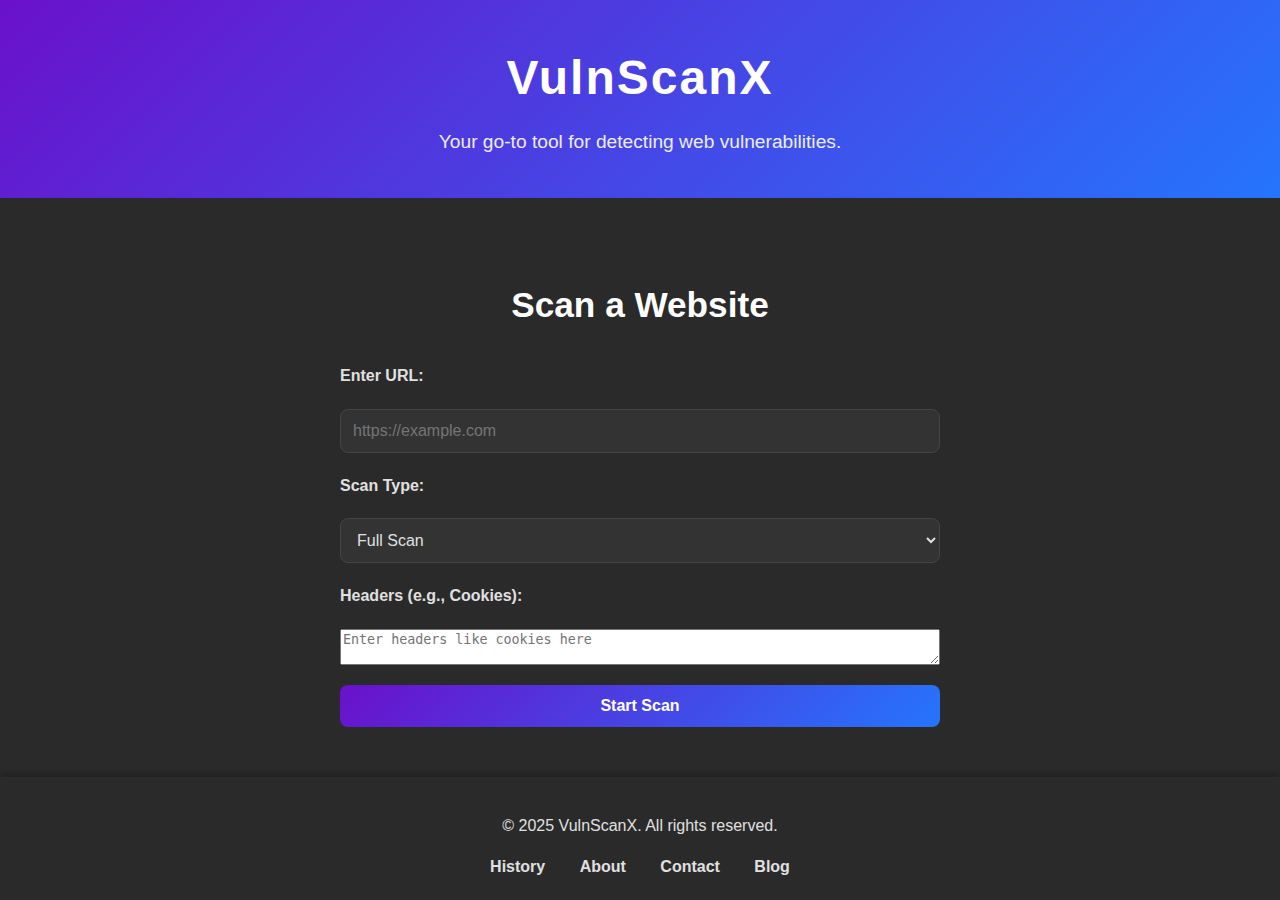
<file: templates/index.html>
<!DOCTYPE html>
<html lang="en">
<head>
  <meta charset="UTF-8">
  <meta name="viewport" content="width=device-width, initial-scale=1.0">
  <title>VulnScanX - Web Vulnerability Scanner</title>
  <link rel="stylesheet" href="../static/css/style.css">
</head>
<body>
  <!-- Header -->
  <header>
    <div class="container">
      <h1>VulnScanX</h1>
      <p>Your go-to tool for detecting web vulnerabilities.</p>
    </div>
  </header>

  <!-- Input Section -->
  <section class="input-section">
    <div class="container">
      <h2>Scan a Website</h2>
      <form id="scan-form">
        <label for="url">Enter URL:</label>
        <input type="url" id="url" name="url" placeholder="https://example.com" required>
        
        <label for="scan-type">Scan Type:</label>
        <select id="scan-type" name="scan-type" onchange="toggleCustomOptions()">
          <option value="full">Full Scan</option>
          <option value="custom">Custom Scan</option>
        </select>

        <!-- Custom Scan Options -->
        <div id="custom-scan-options" style="display: none;">
          <label>Custom Scan Options:</label>
          <div class="custom-scan-columns">
            <!-- Left Column -->
            <div class="column">
              <div>
                <input type="checkbox" id="subdomain-enum" name="subdomain-enum">
                <label for="subdomain-enum">Subdomain Enumeration</label>
              </div>
              <div>
                <input type="checkbox" id="crawling" name="crawling">
                <label for="crawling">Crawling</label>
              </div>
              <div>
                <input type="checkbox" id="xss" name="xss">
                <label for="xss">XSS</label>
              </div>
            </div>
            <!-- Right Column -->
            <div class="column">
              <div>
                <input type="checkbox" id="sql-injection" name="sql-injection">
                <label for="sql-injection">SQL Injection</label>
              </div>
              <div>
                <input type="checkbox" id="command-injection" name="command-injection">
                <label for="command-injection">Command Injection</label>
              </div>
            </div>
          </div>
        </div>

        <!-- Headers Input -->
        <label for="headers">Headers (e.g., Cookies):</label>
        <textarea id="headers" name="headers" placeholder="Enter headers like cookies here"></textarea>

        <button type="submit">Start Scan</button>
      </form>
    </div>
  </section>

  <!-- Footer -->
  <footer>
    <div class="container">
      <p>&copy; 2025 VulnScanX. All rights reserved.</p>
      <nav>
        <a href="history">History</a>
        <a href="#">About</a>
        <a href="#">Contact</a>
        <a href="blog">Blog</a>
      </nav>
    </div>
  </footer>

  <script>
    function toggleCustomOptions() {
      const scanType = document.getElementById('scan-type').value;
      const customOptions = document.getElementById('custom-scan-options');

      if (scanType === 'custom') {
        customOptions.style.display = 'block';
      } else {
        customOptions.style.display = 'none';
      }
    }
  </script>
  <script src="../static/js/script.js"></script>
</body>
</html>
</file>
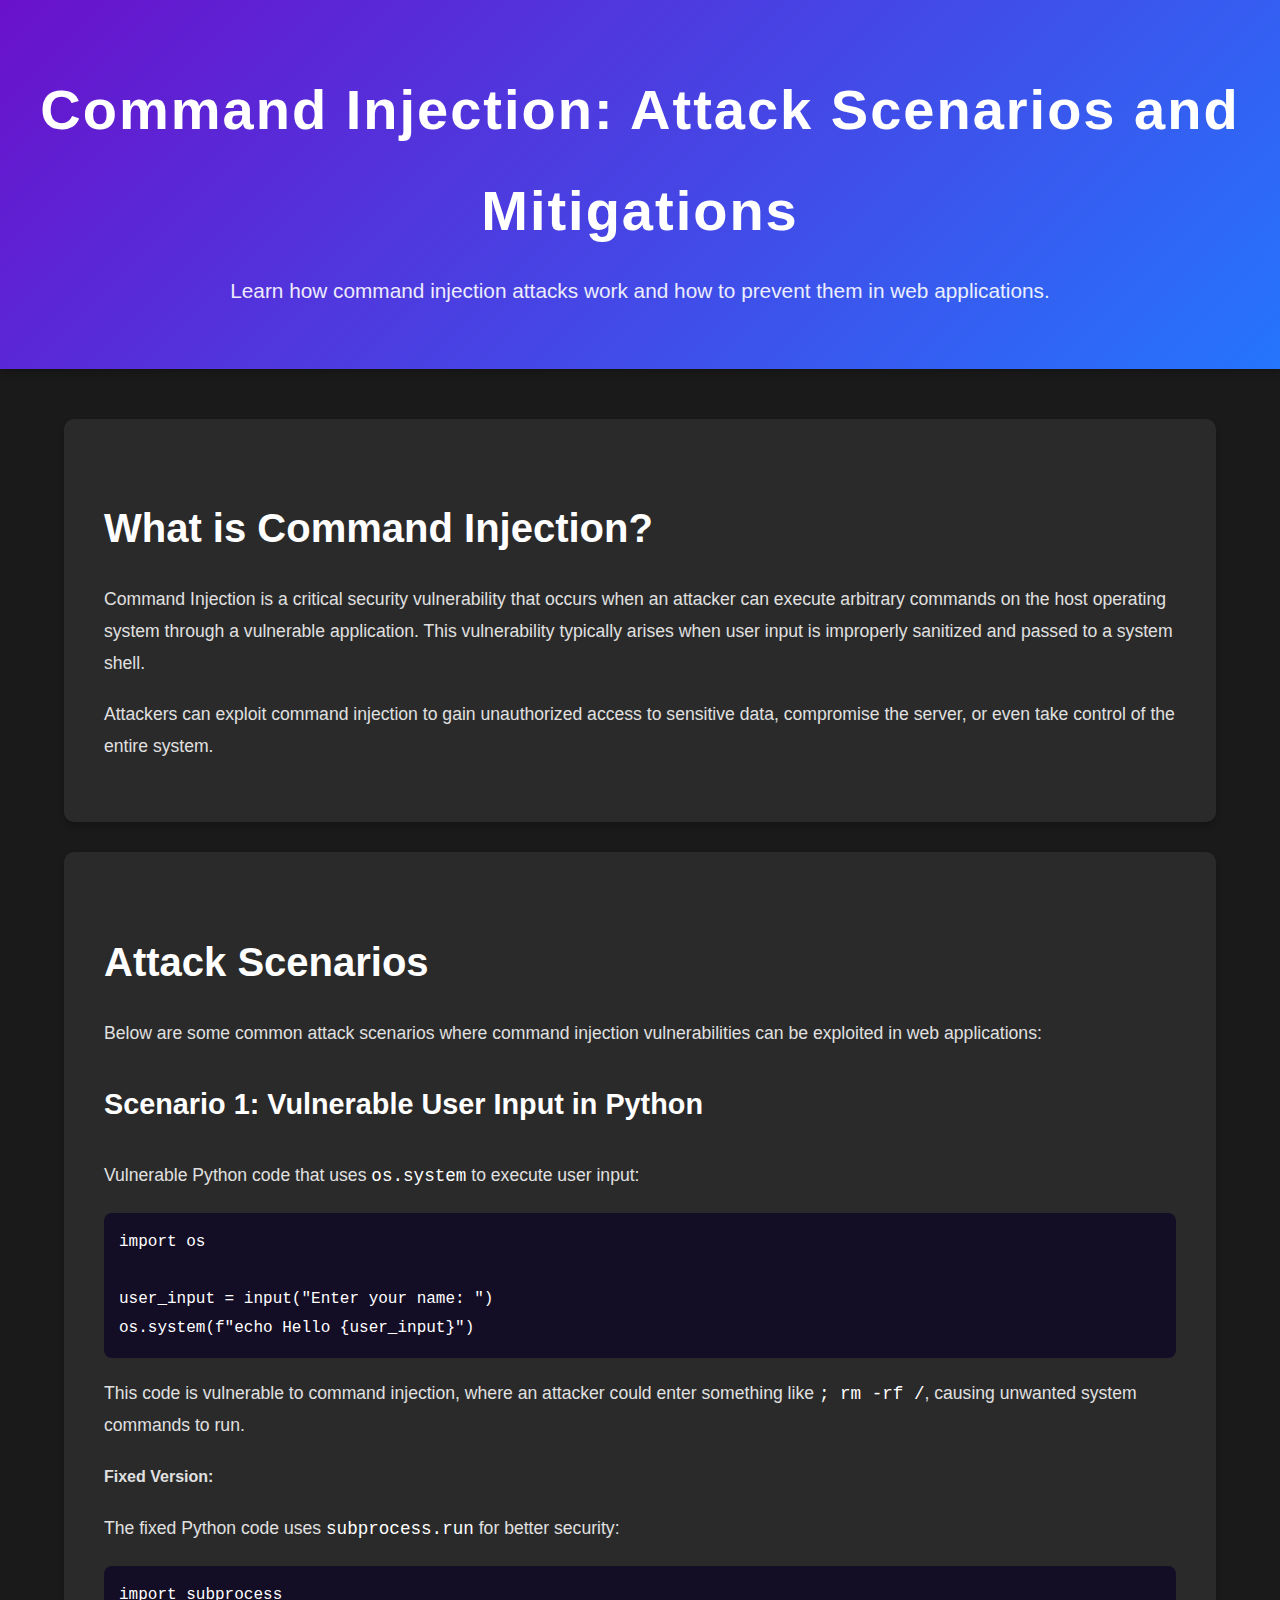
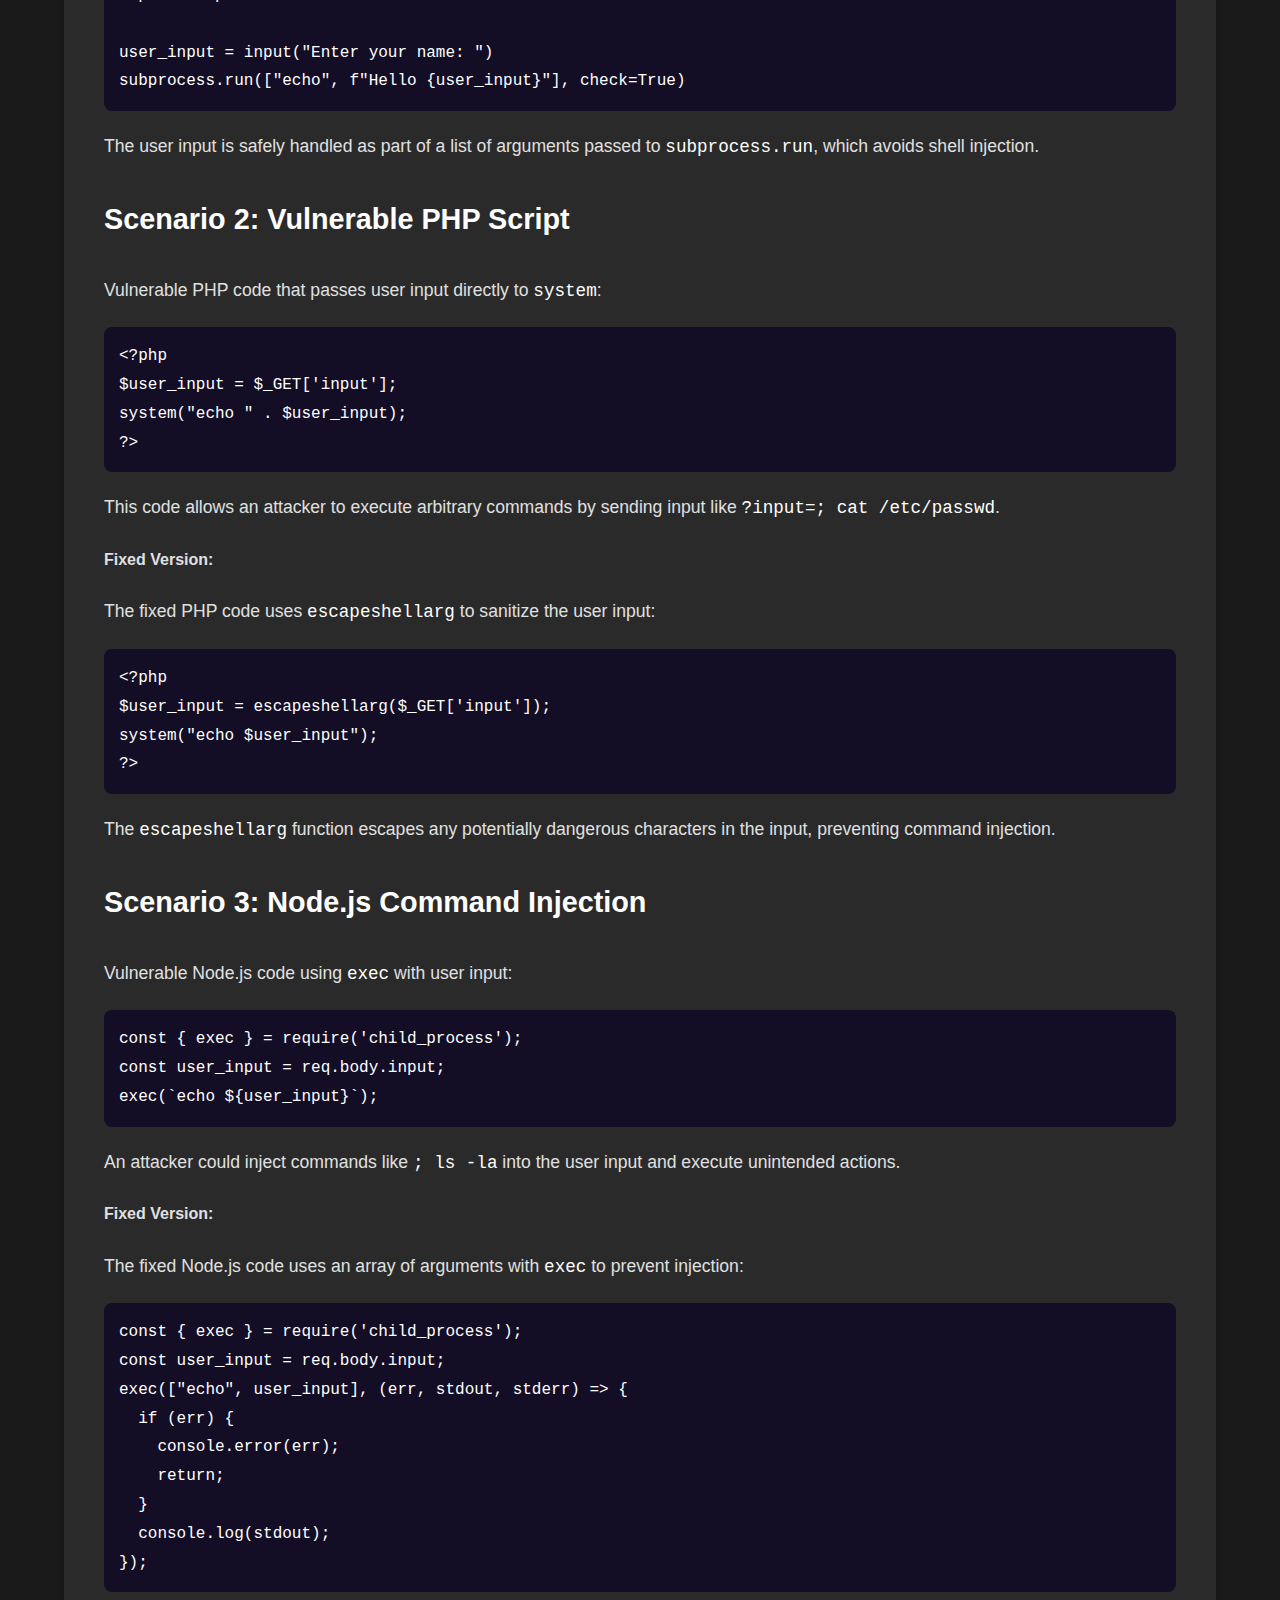
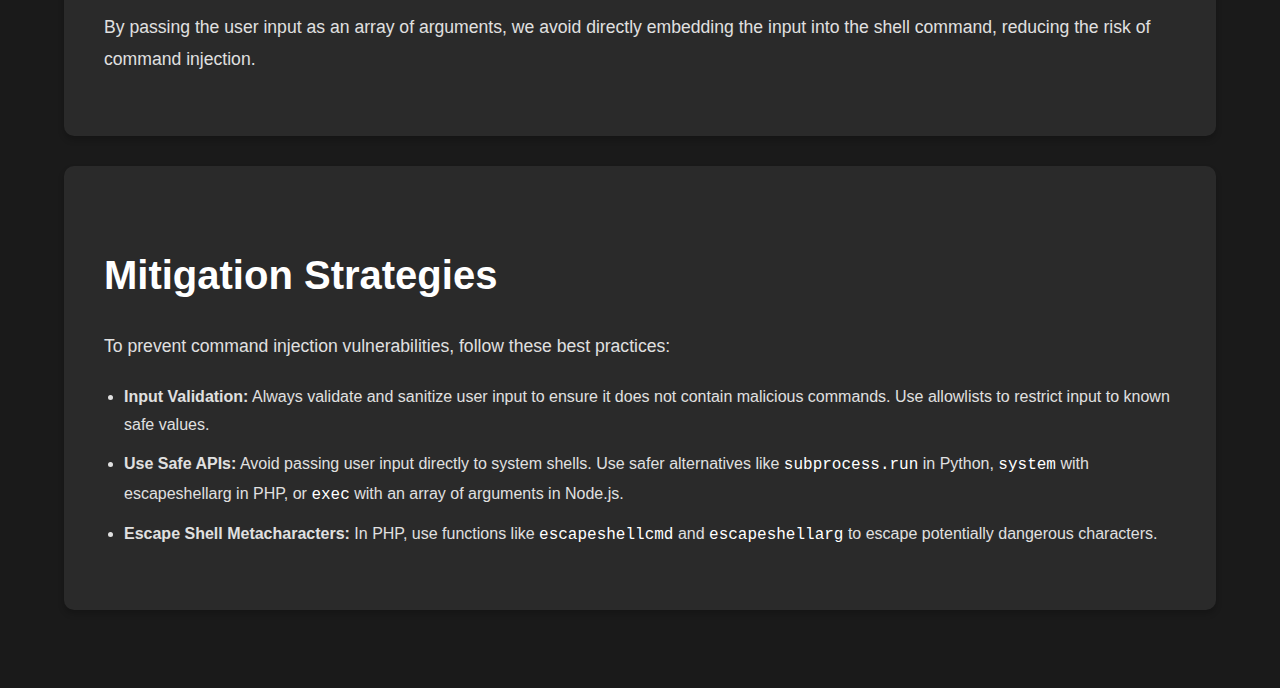
<file: templates/command-injection.html>
<!DOCTYPE html>
<html lang="en">
<head>
  <meta charset="UTF-8">
  <meta name="viewport" content="width=device-width, initial-scale=1.0">
  <title>Command Injection: Attack Scenarios and Mitigations</title>
  <link rel="stylesheet" href="../static/css/code.css">
</head>
<body>
  <header>
    <h1>Command Injection: Attack Scenarios and Mitigations</h1>
    <p>Learn how command injection attacks work and how to prevent them in web applications.</p>
  </header>

  <div class="container">
    <section class="section">
      <h2>What is Command Injection?</h2>
      <p>
        Command Injection is a critical security vulnerability that occurs when an attacker can execute arbitrary commands on the host operating system through a vulnerable application. This vulnerability typically arises when user input is improperly sanitized and passed to a system shell.
      </p>
      <p>
        Attackers can exploit command injection to gain unauthorized access to sensitive data, compromise the server, or even take control of the entire system.
      </p>
    </section>

    <section class="section">
      <h2>Attack Scenarios</h2>
      <p>
        Below are some common attack scenarios where command injection vulnerabilities can be exploited in web applications:
      </p>

      <h3>Scenario 1: Vulnerable User Input in Python</h3>
      <p>
        Vulnerable Python code that uses <code>os.system</code> to execute user input:
      </p>
      <pre><code>import os

user_input = input("Enter your name: ")
os.system(f"echo Hello {user_input}")</code></pre>
      <p>
        This code is vulnerable to command injection, where an attacker could enter something like <code>; rm -rf /</code>, causing unwanted system commands to run.
      </p>
      
      <h4>Fixed Version:</h4>
      <p>
        The fixed Python code uses <code>subprocess.run</code> for better security:
      </p>
      <pre><code>import subprocess

user_input = input("Enter your name: ")
subprocess.run(["echo", f"Hello {user_input}"], check=True)</code></pre>
      <p>
        The user input is safely handled as part of a list of arguments passed to <code>subprocess.run</code>, which avoids shell injection.
      </p>

      <h3>Scenario 2: Vulnerable PHP Script</h3>
      <p>
        Vulnerable PHP code that passes user input directly to <code>system</code>:
      </p>
      <pre><code>&lt;?php
$user_input = $_GET['input'];
system("echo " . $user_input);
?&gt;</code></pre>
      <p>
        This code allows an attacker to execute arbitrary commands by sending input like <code>?input=; cat /etc/passwd</code>.
      </p>
      
      <h4>Fixed Version:</h4>
      <p>
        The fixed PHP code uses <code>escapeshellarg</code> to sanitize the user input:
      </p>
      <pre><code>&lt;?php
$user_input = escapeshellarg($_GET['input']);
system("echo $user_input");
?&gt;</code></pre>
      <p>
        The <code>escapeshellarg</code> function escapes any potentially dangerous characters in the input, preventing command injection.
      </p>

      <h3>Scenario 3: Node.js Command Injection</h3>
      <p>
        Vulnerable Node.js code using <code>exec</code> with user input:
      </p>
      <pre><code>const { exec } = require('child_process');
const user_input = req.body.input;
exec(`echo ${user_input}`);</code></pre>
      <p>
        An attacker could inject commands like <code>; ls -la</code> into the user input and execute unintended actions.
      </p>
      
      <h4>Fixed Version:</h4>
      <p>
        The fixed Node.js code uses an array of arguments with <code>exec</code> to prevent injection:
      </p>
      <pre><code>const { exec } = require('child_process');
const user_input = req.body.input;
exec(["echo", user_input], (err, stdout, stderr) => {
  if (err) {
    console.error(err);
    return;
  }
  console.log(stdout);
});</code></pre>
      <p>
        By passing the user input as an array of arguments, we avoid directly embedding the input into the shell command, reducing the risk of command injection.
      </p>
    </section>

    <section class="section">
      <h2>Mitigation Strategies</h2>
      <p>
        To prevent command injection vulnerabilities, follow these best practices:
      </p>
      <ul>
        <li><strong>Input Validation:</strong> Always validate and sanitize user input to ensure it does not contain malicious commands. Use allowlists to restrict input to known safe values.</li>
        <li><strong>Use Safe APIs:</strong> Avoid passing user input directly to system shells. Use safer alternatives like <code>subprocess.run</code> in Python, <code>system</code> with escapeshellarg in PHP, or <code>exec</code> with an array of arguments in Node.js.</li>
        <li><strong>Escape Shell Metacharacters:</strong> In PHP, use functions like <code>escapeshellcmd</code> and <code>escapeshellarg</code> to escape potentially dangerous characters.</li>
      </ul>
    </section>
  </div>
</body>
</html>
</file>
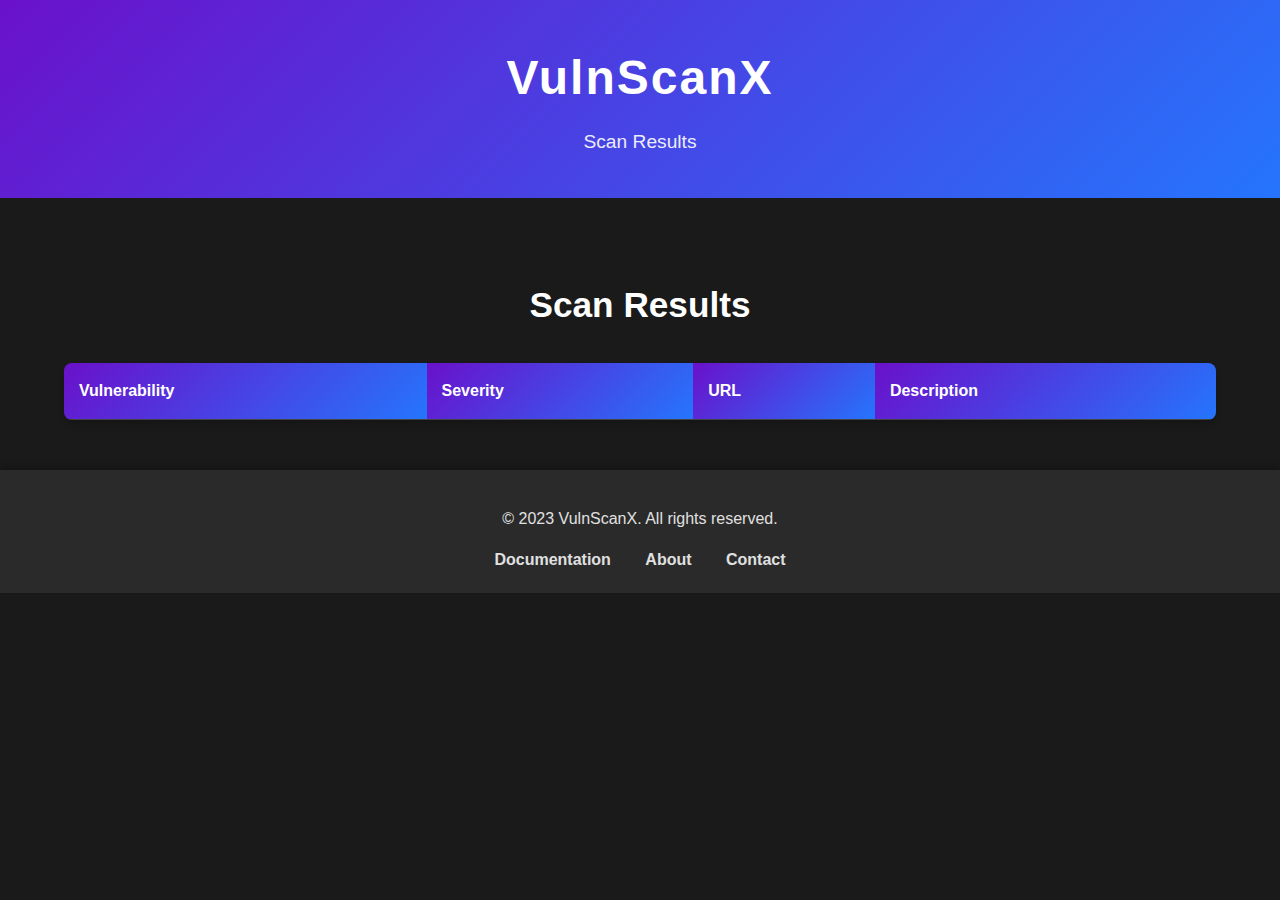
<file: templates/results.html>
<!DOCTYPE html>
<html lang="en">
<head>
  <meta charset="UTF-8">
  <meta name="viewport" content="width=device-width, initial-scale=1.0">
  <title>Scan Results - VulnScanX</title>
  <link rel="stylesheet" href="../static/css/style.css"> <!-- Link to the CSS file -->
</head>
<body>
  <!-- Header -->
  <header>
    <div class="container">
      <h1>VulnScanX</h1>
      <p>Scan Results</p>
    </div>
  </header>

  <!-- Scan Results Section -->
  <section class="results-section">
    <div class="container">
      <h2>Scan Results</h2>
      <table id="results-table">
        <thead>
          <tr>
            <th>Vulnerability</th>
            <th>Severity</th>
            <th>URL</th>
            <th>Description</th>
          </tr>
        </thead>
        <tbody>
          <!-- Results will be dynamically populated here -->
        </tbody>
      </table>
    </div>
  </section>

  <!-- Footer -->
  <footer>
    <div class="container">
      <p>&copy; 2023 VulnScanX. All rights reserved.</p>
      <nav>
        <a href="#">Documentation</a>
        <a href="#">About</a>
        <a href="#">Contact</a>
      </nav>
    </div>
  </footer>
</body>
</html>
</file>
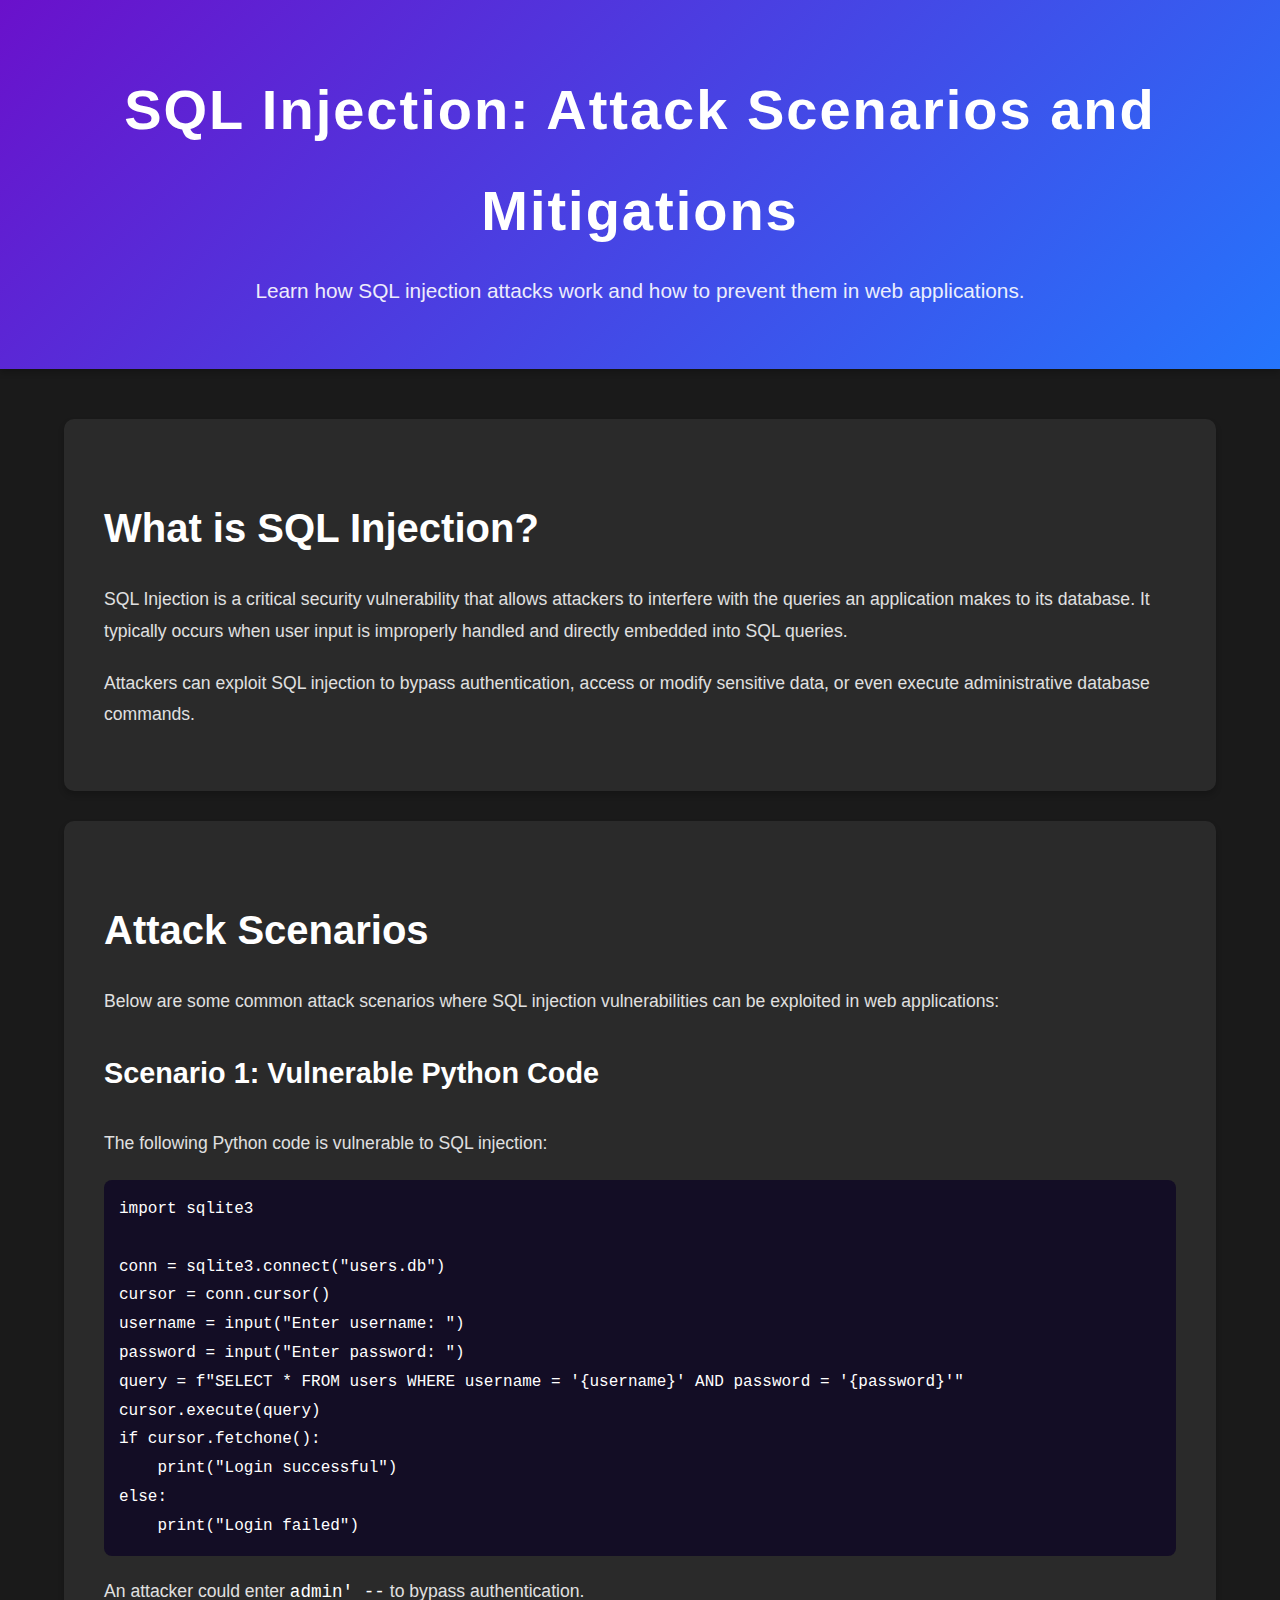
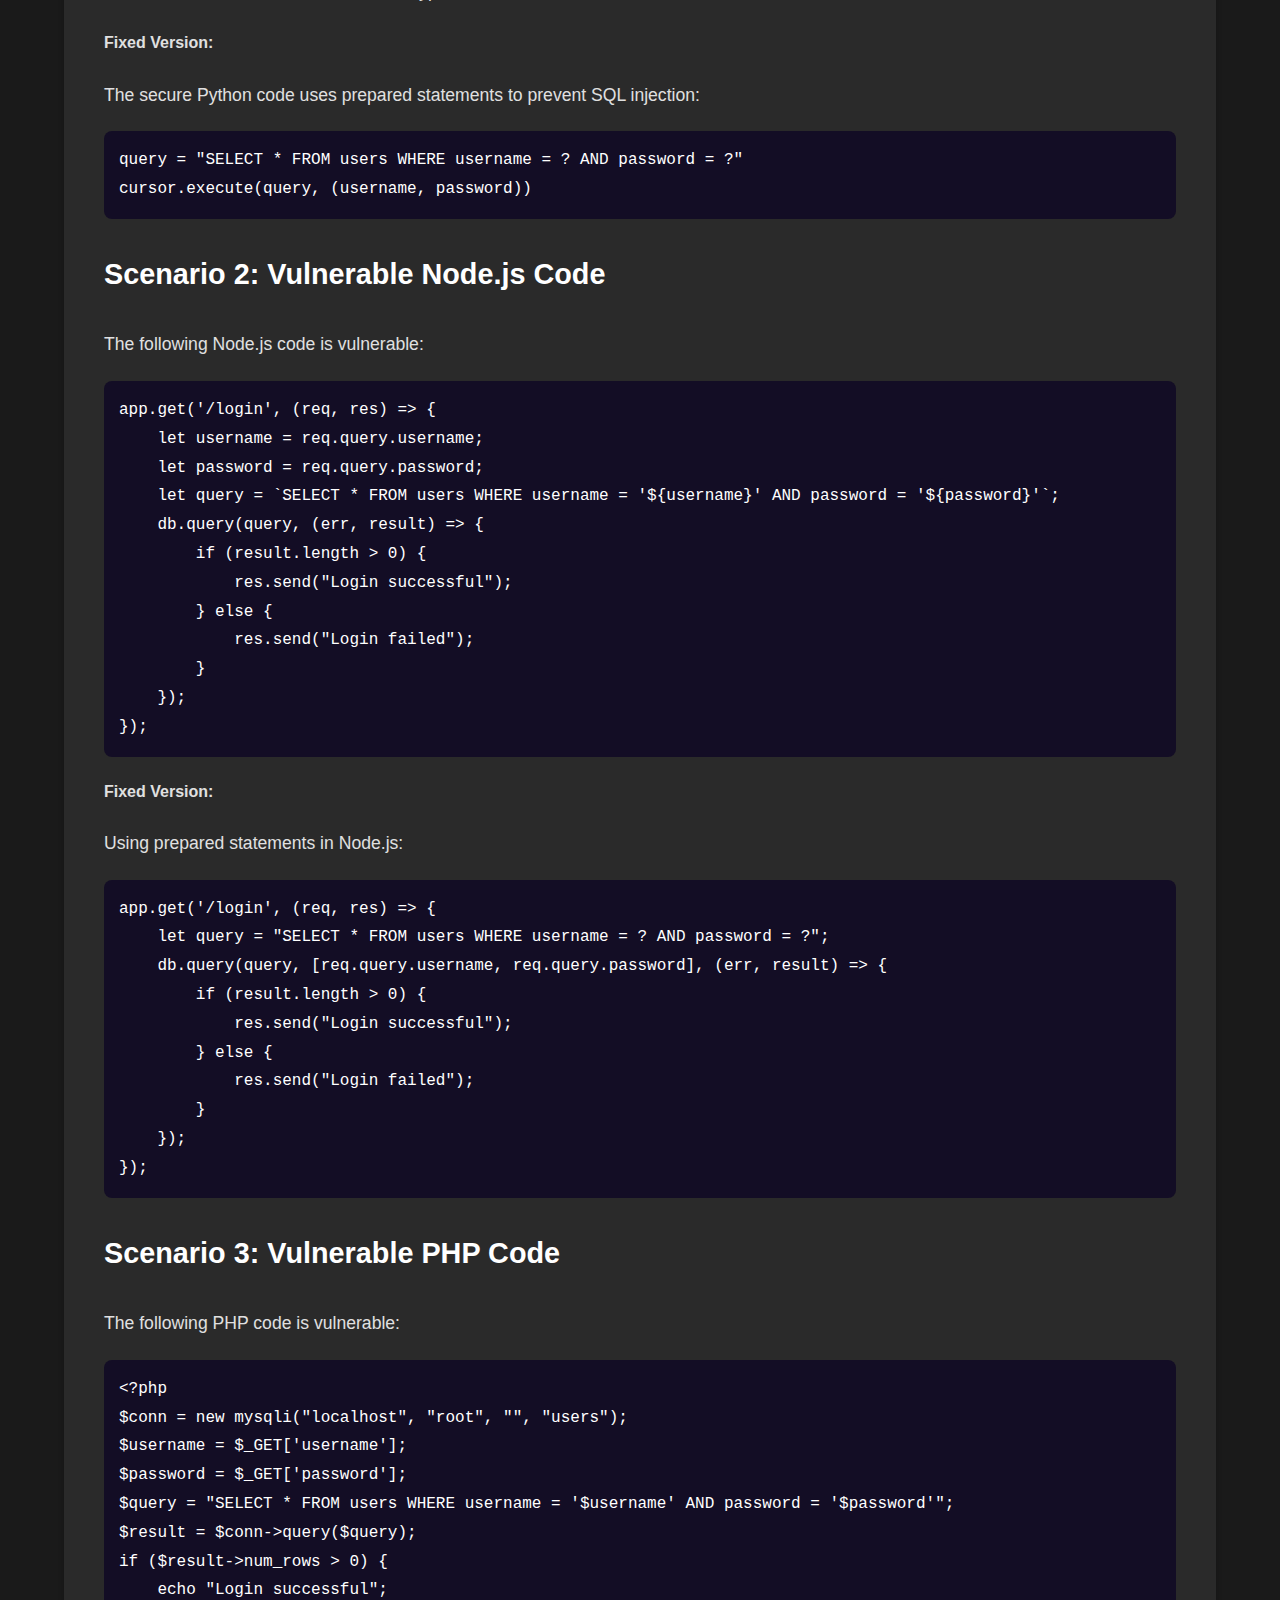
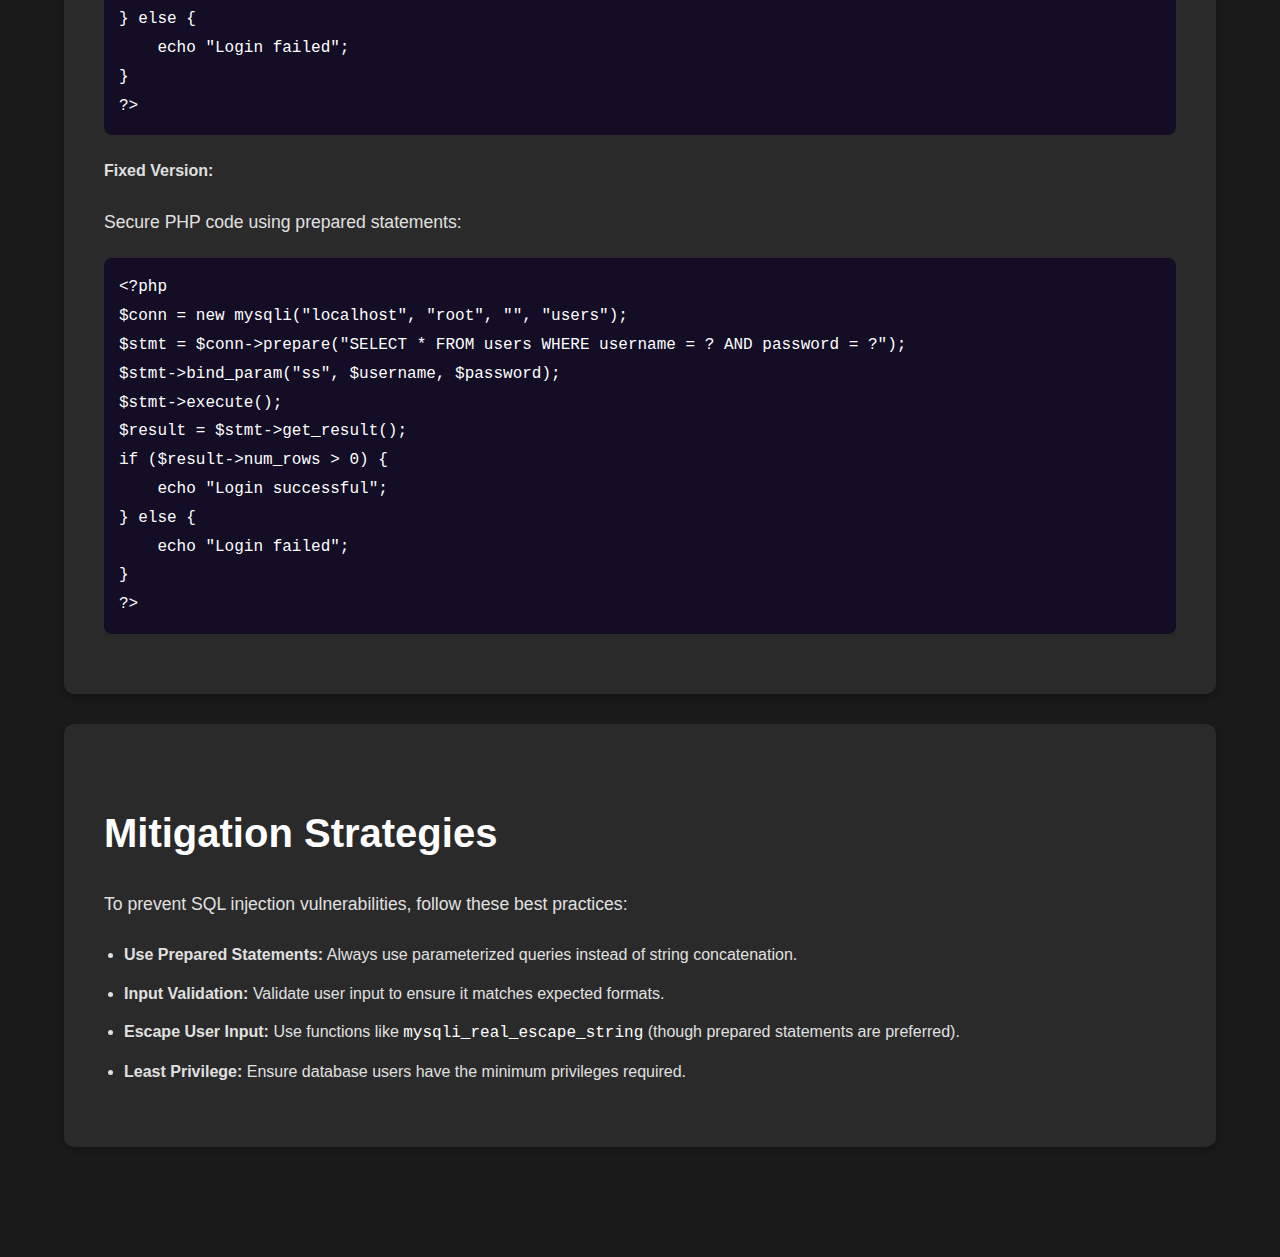
<file: templates/SQL Injection.html>
<!DOCTYPE html>
<html lang="en">
<head>
  <meta charset="UTF-8">
  <meta name="viewport" content="width=device-width, initial-scale=1.0">
  <title>SQL Injection: Attack Scenarios and Mitigations</title>
<link rel="stylesheet" href="../static/css/code.css">
</head>
<body>
  <header>
    <h1>SQL Injection: Attack Scenarios and Mitigations</h1>
    <p>Learn how SQL injection attacks work and how to prevent them in web applications.</p>
  </header>

  <div class="container">
    <section class="section">
      <h2>What is SQL Injection?</h2>
      <p>
        SQL Injection is a critical security vulnerability that allows attackers to interfere with the queries an application makes to its database. It typically occurs when user input is improperly handled and directly embedded into SQL queries.
      </p>
      <p>
        Attackers can exploit SQL injection to bypass authentication, access or modify sensitive data, or even execute administrative database commands.
      </p>
    </section>

    <section class="section">
      <h2>Attack Scenarios</h2>
      <p>
        Below are some common attack scenarios where SQL injection vulnerabilities can be exploited in web applications:
      </p>

      <h3>Scenario 1: Vulnerable Python Code</h3>
      <p>
        The following Python code is vulnerable to SQL injection:
      </p>
      <pre><code>import sqlite3

conn = sqlite3.connect("users.db")
cursor = conn.cursor()
username = input("Enter username: ")
password = input("Enter password: ")
query = f"SELECT * FROM users WHERE username = '{username}' AND password = '{password}'"
cursor.execute(query)
if cursor.fetchone():
    print("Login successful")
else:
    print("Login failed")</code></pre>
      <p>
        An attacker could enter <code>admin' --</code> to bypass authentication.
      </p>
      
      <h4>Fixed Version:</h4>
      <p>
        The secure Python code uses prepared statements to prevent SQL injection:
      </p>
      <pre><code>query = "SELECT * FROM users WHERE username = ? AND password = ?"
cursor.execute(query, (username, password))</code></pre>
      
      <h3>Scenario 2: Vulnerable Node.js Code</h3>
      <p>
        The following Node.js code is vulnerable:
      </p>
      <pre><code>app.get('/login', (req, res) => {
    let username = req.query.username;
    let password = req.query.password;
    let query = `SELECT * FROM users WHERE username = '${username}' AND password = '${password}'`;
    db.query(query, (err, result) => {
        if (result.length > 0) {
            res.send("Login successful");
        } else {
            res.send("Login failed");
        }
    });
});</code></pre>
      
      <h4>Fixed Version:</h4>
      <p>
        Using prepared statements in Node.js:
      </p>
      <pre><code>app.get('/login', (req, res) => {
    let query = "SELECT * FROM users WHERE username = ? AND password = ?";
    db.query(query, [req.query.username, req.query.password], (err, result) => {
        if (result.length > 0) {
            res.send("Login successful");
        } else {
            res.send("Login failed");
        }
    });
});</code></pre>
      
      <h3>Scenario 3: Vulnerable PHP Code</h3>
      <p>
        The following PHP code is vulnerable:
      </p>
      <pre><code>&lt;?php
$conn = new mysqli("localhost", "root", "", "users");
$username = $_GET['username'];
$password = $_GET['password'];
$query = "SELECT * FROM users WHERE username = '$username' AND password = '$password'";
$result = $conn->query($query);
if ($result->num_rows > 0) {
    echo "Login successful";
} else {
    echo "Login failed";
}
?&gt;</code></pre>
      
      <h4>Fixed Version:</h4>
      <p>
        Secure PHP code using prepared statements:
      </p>
      <pre><code>&lt;?php
$conn = new mysqli("localhost", "root", "", "users");
$stmt = $conn->prepare("SELECT * FROM users WHERE username = ? AND password = ?");
$stmt->bind_param("ss", $username, $password);
$stmt->execute();
$result = $stmt->get_result();
if ($result->num_rows > 0) {
    echo "Login successful";
} else {
    echo "Login failed";
}
?&gt;</code></pre>
    </section>

    <section class="section">
      <h2>Mitigation Strategies</h2>
      <p>
        To prevent SQL injection vulnerabilities, follow these best practices:
      </p>
      <ul>
        <li><strong>Use Prepared Statements:</strong> Always use parameterized queries instead of string concatenation.</li>
        <li><strong>Input Validation:</strong> Validate user input to ensure it matches expected formats.</li>
        <li><strong>Escape User Input:</strong> Use functions like <code>mysqli_real_escape_string</code> (though prepared statements are preferred).</li>
        <li><strong>Least Privilege:</strong> Ensure database users have the minimum privileges required.</li>
      </ul>
    </section>
  </div>
</body>
</html>
</file>
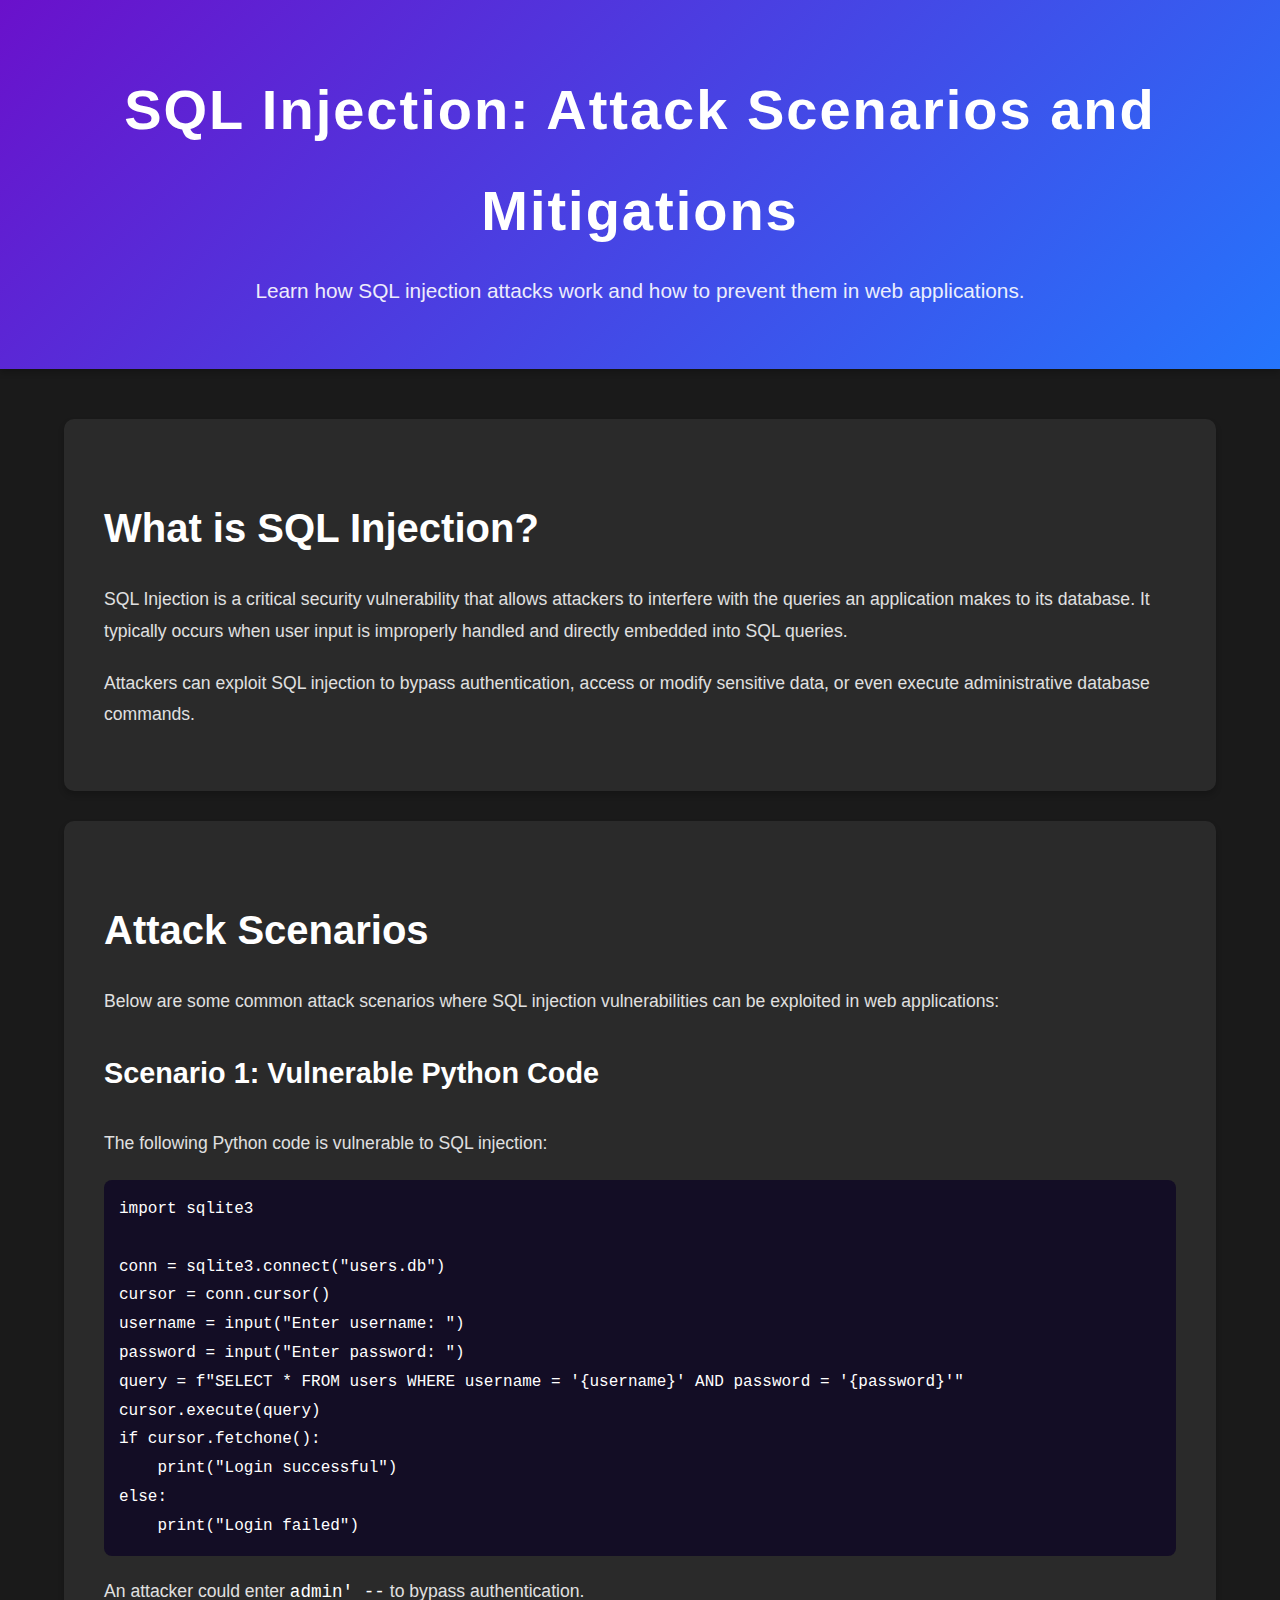
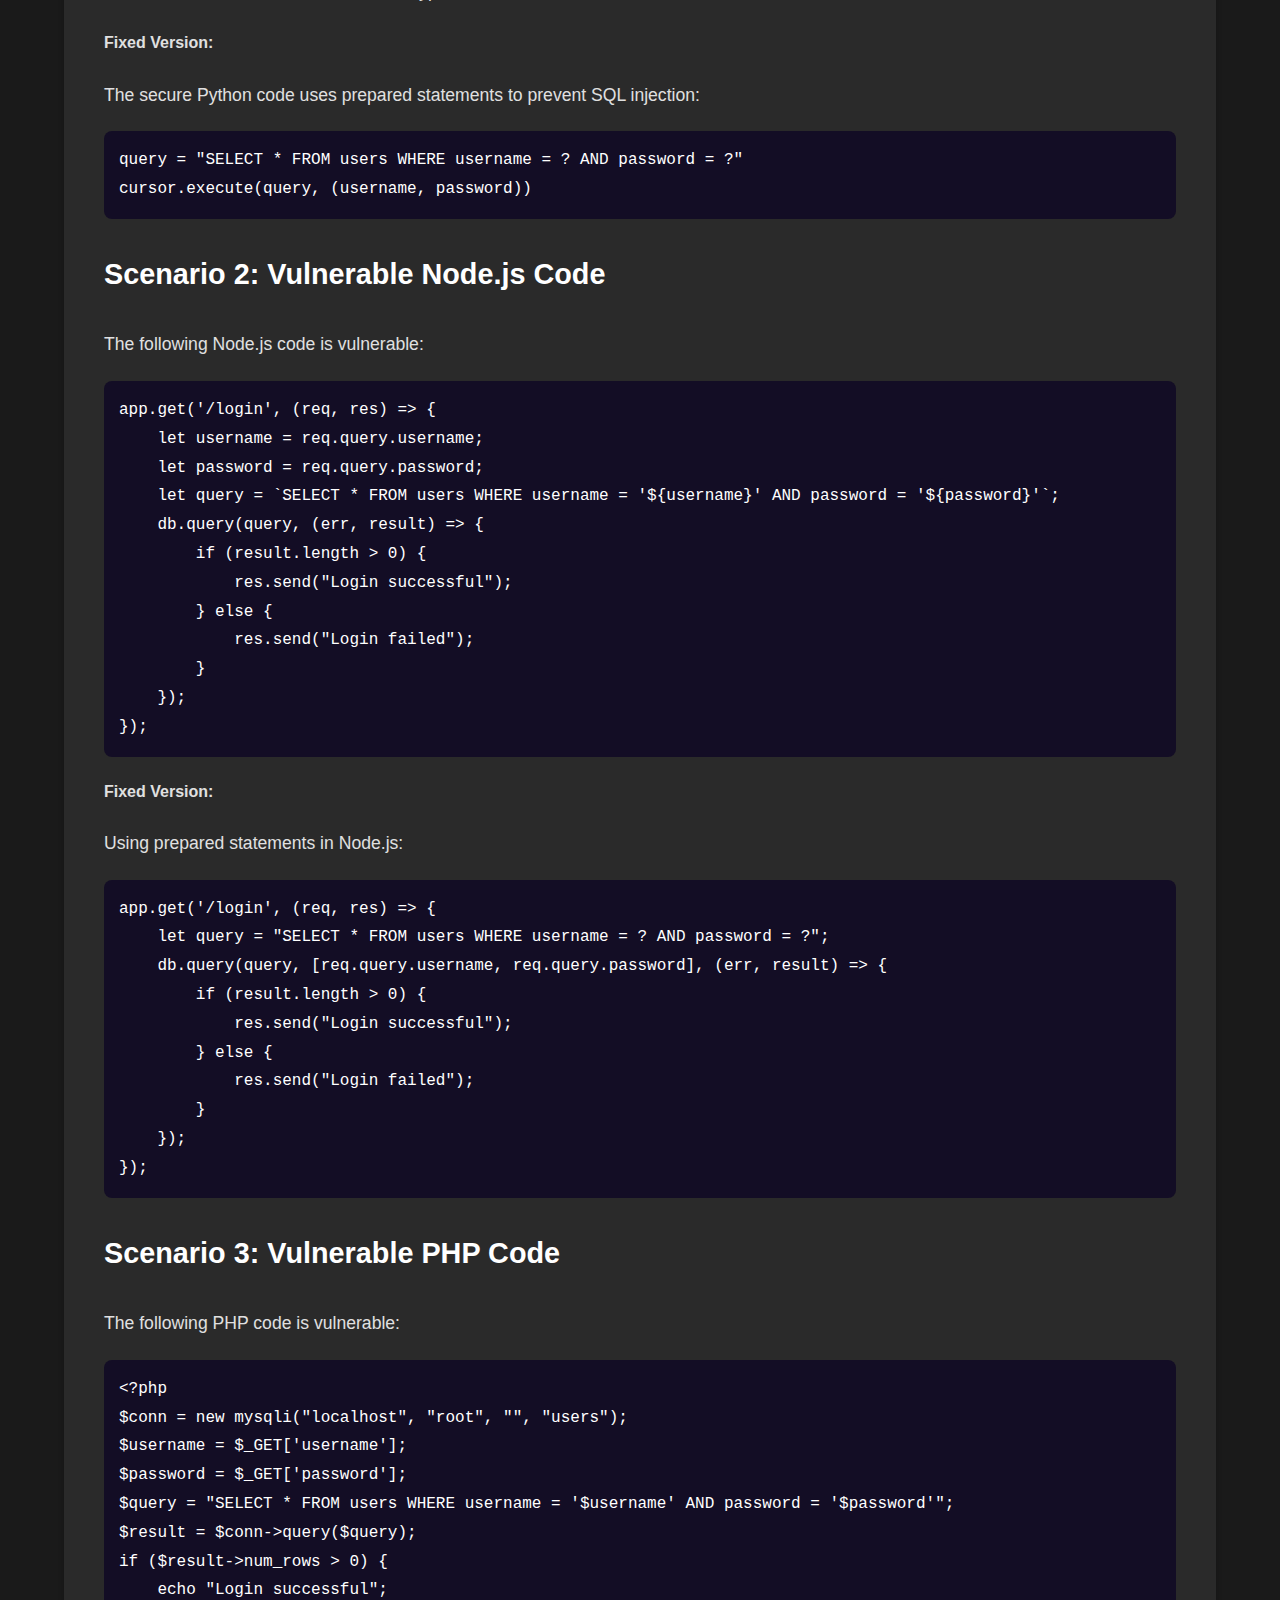
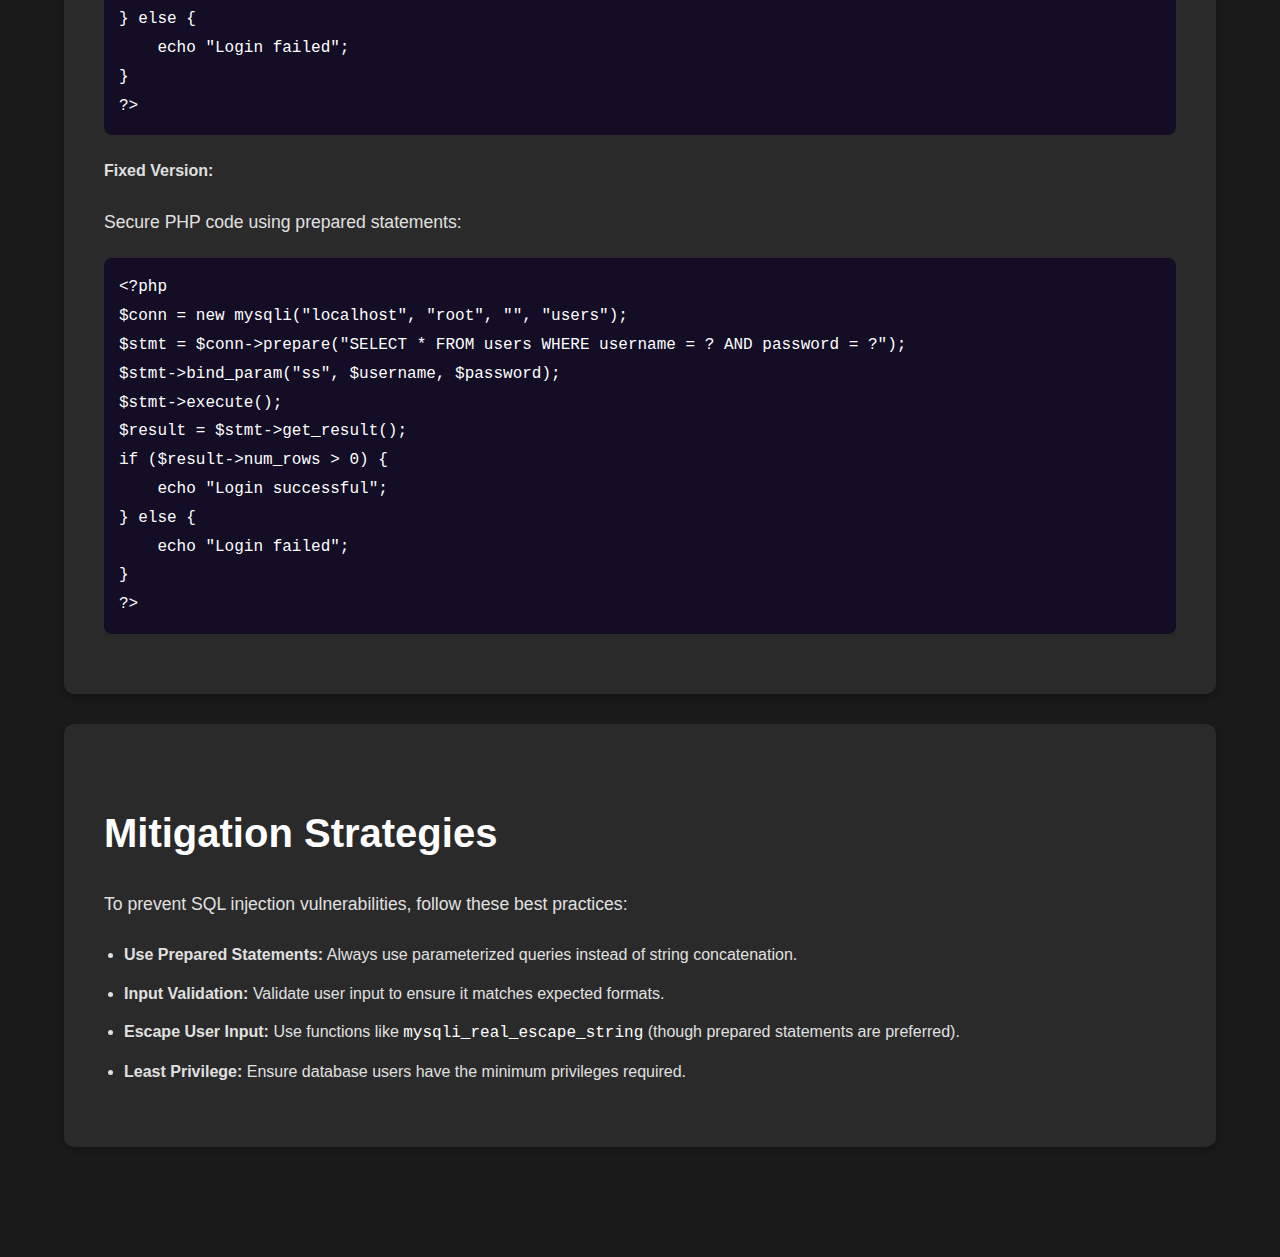
<file: templates/sql-Injection.html>
<!DOCTYPE html>
<html lang="en">
<head>
  <meta charset="UTF-8">
  <meta name="viewport" content="width=device-width, initial-scale=1.0">
  <title>SQL Injection: Attack Scenarios and Mitigations</title>
<link rel="stylesheet" href="../static/css/code.css">
</head>
<body>
  <header>
    <h1>SQL Injection: Attack Scenarios and Mitigations</h1>
    <p>Learn how SQL injection attacks work and how to prevent them in web applications.</p>
  </header>

  <div class="container">
    <section class="section">
      <h2>What is SQL Injection?</h2>
      <p>
        SQL Injection is a critical security vulnerability that allows attackers to interfere with the queries an application makes to its database. It typically occurs when user input is improperly handled and directly embedded into SQL queries.
      </p>
      <p>
        Attackers can exploit SQL injection to bypass authentication, access or modify sensitive data, or even execute administrative database commands.
      </p>
    </section>

    <section class="section">
      <h2>Attack Scenarios</h2>
      <p>
        Below are some common attack scenarios where SQL injection vulnerabilities can be exploited in web applications:
      </p>

      <h3>Scenario 1: Vulnerable Python Code</h3>
      <p>
        The following Python code is vulnerable to SQL injection:
      </p>
      <pre><code>import sqlite3

conn = sqlite3.connect("users.db")
cursor = conn.cursor()
username = input("Enter username: ")
password = input("Enter password: ")
query = f"SELECT * FROM users WHERE username = '{username}' AND password = '{password}'"
cursor.execute(query)
if cursor.fetchone():
    print("Login successful")
else:
    print("Login failed")</code></pre>
      <p>
        An attacker could enter <code>admin' --</code> to bypass authentication.
      </p>
      
      <h4>Fixed Version:</h4>
      <p>
        The secure Python code uses prepared statements to prevent SQL injection:
      </p>
      <pre><code>query = "SELECT * FROM users WHERE username = ? AND password = ?"
cursor.execute(query, (username, password))</code></pre>
      
      <h3>Scenario 2: Vulnerable Node.js Code</h3>
      <p>
        The following Node.js code is vulnerable:
      </p>
      <pre><code>app.get('/login', (req, res) => {
    let username = req.query.username;
    let password = req.query.password;
    let query = `SELECT * FROM users WHERE username = '${username}' AND password = '${password}'`;
    db.query(query, (err, result) => {
        if (result.length > 0) {
            res.send("Login successful");
        } else {
            res.send("Login failed");
        }
    });
});</code></pre>
      
      <h4>Fixed Version:</h4>
      <p>
        Using prepared statements in Node.js:
      </p>
      <pre><code>app.get('/login', (req, res) => {
    let query = "SELECT * FROM users WHERE username = ? AND password = ?";
    db.query(query, [req.query.username, req.query.password], (err, result) => {
        if (result.length > 0) {
            res.send("Login successful");
        } else {
            res.send("Login failed");
        }
    });
});</code></pre>
      
      <h3>Scenario 3: Vulnerable PHP Code</h3>
      <p>
        The following PHP code is vulnerable:
      </p>
      <pre><code>&lt;?php
$conn = new mysqli("localhost", "root", "", "users");
$username = $_GET['username'];
$password = $_GET['password'];
$query = "SELECT * FROM users WHERE username = '$username' AND password = '$password'";
$result = $conn->query($query);
if ($result->num_rows > 0) {
    echo "Login successful";
} else {
    echo "Login failed";
}
?&gt;</code></pre>
      
      <h4>Fixed Version:</h4>
      <p>
        Secure PHP code using prepared statements:
      </p>
      <pre><code>&lt;?php
$conn = new mysqli("localhost", "root", "", "users");
$stmt = $conn->prepare("SELECT * FROM users WHERE username = ? AND password = ?");
$stmt->bind_param("ss", $username, $password);
$stmt->execute();
$result = $stmt->get_result();
if ($result->num_rows > 0) {
    echo "Login successful";
} else {
    echo "Login failed";
}
?&gt;</code></pre>
    </section>

    <section class="section">
      <h2>Mitigation Strategies</h2>
      <p>
        To prevent SQL injection vulnerabilities, follow these best practices:
      </p>
      <ul>
        <li><strong>Use Prepared Statements:</strong> Always use parameterized queries instead of string concatenation.</li>
        <li><strong>Input Validation:</strong> Validate user input to ensure it matches expected formats.</li>
        <li><strong>Escape User Input:</strong> Use functions like <code>mysqli_real_escape_string</code> (though prepared statements are preferred).</li>
        <li><strong>Least Privilege:</strong> Ensure database users have the minimum privileges required.</li>
      </ul>
    </section>
  </div>
</body>
</html>
</file>
<file: static/css/style.css>
/* General Styles */
body {
  font-family: 'Segoe UI', Tahoma, Geneva, Verdana, sans-serif;
  margin: 0;
  padding: 0;
  background-color: #1a1a1a; /* Dark background */
  color: #e0e0e0; /* Light text */
  line-height: 1.6;
}

.container {
  width: 90%;
  max-width: 1200px;
  margin: 0 auto;
}

/* Header */
header {
  background: linear-gradient(135deg, #6a11cb, #2575fc); /* Purple to blue gradient */
  color: white;
  padding: 40px 0;
  text-align: center;
  box-shadow: 0 4px 6px rgba(0, 0, 0, 0.2);
}

header h1 {
  margin: 0;
  font-size: 3rem;
  font-weight: 700;
  letter-spacing: 2px;
}

header p {
  margin: 10px 0 0;
  font-size: 1.2rem;
  opacity: 0.9;
}

/* Input Section */
.input-section {
  padding: 50px 0;
  background-color: #2a2a2a; /* Slightly lighter dark background */
  box-shadow: 0 4px 6px rgba(0, 0, 0, 0.2);
}

.input-section h2 {
  margin-bottom: 30px;
  font-size: 2.2rem;
  text-align: center;
  color: #ffffff;
}

.input-section form {
  display: flex;
  flex-direction: column;
  gap: 20px;
  max-width: 600px;
  margin: 0 auto;
}

.input-section label {
  font-weight: 600;
  color: #e0e0e0;
}

.input-section input, .input-section select {
  padding: 12px;
  font-size: 1rem;
  border: 1px solid #444;
  border-radius: 8px;
  background-color: #333;
  color: #e0e0e0;
  transition: border-color 0.3s ease;
}

.input-section input:focus, .input-section select:focus {
  border-color: #6a11cb;
  outline: none;
}

.input-section button {
  padding: 12px;
  font-size: 1rem;
  font-weight: 600;
  background: linear-gradient(135deg, #6a11cb, #2575fc);
  color: white;
  border: none;
  border-radius: 8px;
  cursor: pointer;
  transition: transform 0.3s ease, box-shadow 0.3s ease;
}

.input-section button:hover {
  transform: translateY(-2px);
  box-shadow: 0 4px 8px rgba(106, 17, 203, 0.3);
}

/* Results Section */
.results-section {
  padding: 50px 0;
  background-color: #1a1a1a;
}

.results-section h2 {
  text-align: center;
  font-size: 2.2rem;
  margin-bottom: 30px;
  color: #ffffff;
}

.results-section table {
  width: 100%;
  border-collapse: collapse;
  background-color: #2a2a2a;
  box-shadow: 0 4px 6px rgba(0, 0, 0, 0.2);
  border-radius: 8px;
  overflow: hidden;
}

.results-section th, .results-section td {
  padding: 15px;
  text-align: left;
  border-bottom: 1px solid #444;
}

.results-section th {
  background: linear-gradient(135deg, #6a11cb, #2575fc);
  color: white;
  font-weight: 600;
}

.results-section tr:hover {
  background-color: #333;
}

.results-section td button {
  padding: 8px 12px;
  font-size: 0.9rem;
  background: linear-gradient(135deg, #6a11cb, #2575fc);
  color: white;
  border: none;
  border-radius: 5px;
  cursor: pointer;
  transition: transform 0.3s ease, box-shadow 0.3s ease;
}

.results-section td button:hover {
  transform: translateY(-2px);
  box-shadow: 0 4px 8px rgba(106, 17, 203, 0.3);
}

/* Severity Badges */
.severity {
  display: inline-block;
  padding: 5px 10px;
  border-radius: 12px;
  font-size: 0.9rem;
  font-weight: 600;
}

.severity.high {
  background-color: #ff4757; /* Red for high severity */
  color: white;
}

.severity.medium {
  background-color: #ffa502; /* Orange for medium severity */
  color: white;
}

.severity.low {
  background-color: #2ed573; /* Green for low severity */
  color: white;
}

/* Footer */
footer {
  background-color: #2a2a2a;
  color: #e0e0e0;
  padding: 20px 0;
  text-align: center;
  box-shadow: 0 -4px 6px rgba(0, 0, 0, 0.2);
}

footer nav {
  margin-top: 10px;
}

footer nav a {
  color: #e0e0e0;
  text-decoration: none;
  margin: 0 15px;
  font-weight: 600;
  transition: color 0.3s ease;
}

footer nav a:hover {
  color: #6a11cb;
}
</file>
<file: static/css/code.css>
/* General Styles */
body {
  font-family: 'Segoe UI', Tahoma, Geneva, Verdana, sans-serif;
  margin: 0;
  padding: 0;
  background-color: #1a1a1a; /* Dark background */
  color: #e0e0e0; /* Light text */
  line-height: 1.8;
}

.container {
  width: 90%;
  max-width: 1200px;
  margin: 0 auto;
  padding: 20px;
}

/* Header */
header {
  background: linear-gradient(135deg, #6a11cb, #2575fc); /* Purple to blue gradient */
  color: white;
  padding: 60px 0;
  text-align: center;
  box-shadow: 0 4px 6px rgba(0, 0, 0, 0.2);
}

header h1 {
  margin: 0;
  font-size: 3.5rem;
  font-weight: 700;
  letter-spacing: 2px;
}

header p {
  margin: 10px 0 0;
  font-size: 1.3rem;
  opacity: 0.9;
}

/* Content Sections */
.section {
  background-color: #2a2a2a; /* Slightly lighter dark background */
  padding: 40px;
  margin: 30px 0;
  border-radius: 10px;
  box-shadow: 0 4px 6px rgba(0, 0, 0, 0.2);
}

.section h2 {
  font-size: 2.5rem;
  margin-bottom: 20px;
  color: #ffffff;
}

.section h3 {
  font-size: 1.8rem;
  margin-top: 30px;
  color: #ffffff;
}

.section p {
  font-size: 1.1rem;
  margin-bottom: 20px;
}

.section pre {
  background-color: #130d25;
  padding: 15px;
  border-radius: 8px;
  overflow-x: auto;
  font-size: 1rem;
  margin: 20px 0;
}

.section code {
  font-family: 'Courier New', Courier, monospace;
  color: #ffffff;
}

.section ul {
  margin: 20px 0;
  padding-left: 20px;
}

.section ul li {
  margin-bottom: 10px;
}

/* Footer */
footer {
  background-color: #2a2a2a;
  color: #e0e0e0;
  padding: 20px 0;
  text-align: center;
  box-shadow: 0 -4px 6px rgba(0, 0, 0, 0.2);
}

footer nav {
  margin-top: 10px;
}

footer nav a {
  color: #e0e0e0;
  text-decoration: none;
  margin: 0 15px;
  font-weight: 600;
  transition: color 0.3s ease;
}

footer nav a:hover {
  color: #6a11cb;
}
</file>
